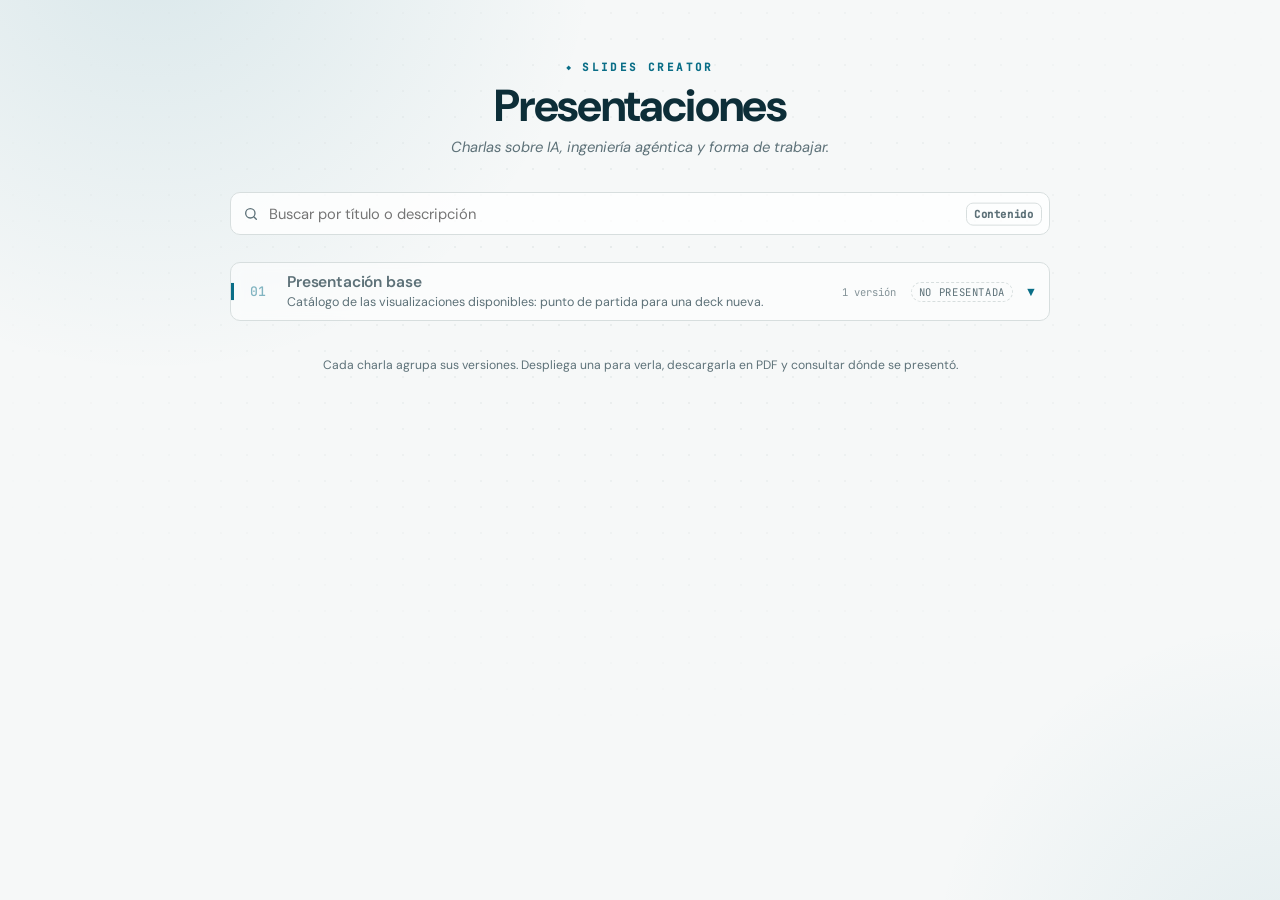
<file: presentaciones/index.html>
<!DOCTYPE html>
<html lang="es">
<head>
  <meta charset="utf-8">
  <meta name="viewport" content="width=device-width, initial-scale=1">
  <title>Presentaciones</title>
  <link rel="stylesheet" href="shared/css/fonts.css">
  <style>
    :root {
      --bg: #f6f8f8; --text: #0d2e38; --secondary: #5d7178;
      --crimson: #0a6e87; --border: #d7dede;
      --accent-light: #0a6e8710;
      --font-sans: "DM Sans", system-ui, sans-serif;
      --font-mono: "JetBrains Mono", ui-monospace, monospace;
    }
    * { box-sizing: border-box; }

    body {
      margin: 0; min-height: 100vh; color: var(--text);
      font-family: var(--font-sans);
      display: flex; flex-direction: column; align-items: center;
      padding: clamp(1.8rem, 6vh, 3.4rem) 1.5rem clamp(1.6rem, 5vh, 3rem);
      background:
        radial-gradient(58vw 58vw at 12% -8%, #0a6e871f, transparent 60%),
        radial-gradient(50vw 50vw at 100% 108%, #0a6e8714, transparent 55%),
        var(--bg);
      background-attachment: fixed;
      position: relative;
    }
    /* textura de puntos muy sutil */
    body::before {
      content: ""; position: fixed; inset: 0; z-index: 0; pointer-events: none;
      background-image: radial-gradient(var(--border) 1px, transparent 1px);
      background-size: 26px 26px;
      -webkit-mask-image: radial-gradient(80% 70% at 50% 30%, #000 0%, transparent 75%);
              mask-image: radial-gradient(80% 70% at 50% 30%, #000 0%, transparent 75%);
      opacity: 0.5; 
    }

    .wrap { position: relative; z-index: 1; width: 100%; max-width: 820px; }

    /* ---------- Cabecera ---------- */
    header { text-align: center; margin-bottom: clamp(1.4rem, 4vh, 2.2rem); }
    .eyebrow {
      display: inline-flex; align-items: center; gap: 0.55rem; margin: 0;
      letter-spacing: 0.22em; text-transform: uppercase; font-weight: 700;
      font-size: 0.68rem; color: var(--crimson);
      font-family: var(--font-mono);
    }
    .eyebrow::before { content: "◆"; font-size: 0.5rem; }
    h1 {
      font-size: clamp(1.9rem, 4.4vw, 2.8rem); font-weight: 700;
      letter-spacing: -0.03em; line-height: 1.05; margin: 0.5rem 0 0.45rem;
    }
    .subtitle {
      color: var(--secondary); font-size: 0.92rem;
      font-style: italic; max-width: 520px; margin: 0 auto;
    }

    /* ---------- Lista ---------- */
    .list { display: flex; flex-direction: column; gap: 0.45rem; }
    .list[hidden] { display: none; }

    /* ---------- Tarjeta de charla ---------- */
    .talk {
      position: relative; overflow: hidden;
      background: rgba(255,255,255,0.72);
      -webkit-backdrop-filter: blur(6px); backdrop-filter: blur(6px);
      border: 1px solid var(--border); border-radius: 10px;
      transition: transform .16s ease, box-shadow .16s ease, border-color .16s ease;
    }
    /* barra de acento a la izquierda */
    .talk::before {
      content: ""; position: absolute; left: 0; top: 0; bottom: 0; width: 3px;
      background: var(--crimson); transform: scaleY(0.3); transform-origin: center;
      transition: transform .16s ease; z-index: 1;
    }
    .talk:hover {
      transform: translateY(-2px);
      border-color: #0a6e8759;
      box-shadow: 0 10px 24px rgba(10,110,135,0.13);
    }
    .talk:hover::before, .talk.is-open::before { transform: scaleY(1); }
    .talk.is-open { border-color: #0a6e8759; background: rgba(255,255,255,0.85); }

    .talk-head {
      width: 100%; display: grid;
      grid-template-columns: 1.85rem minmax(0, 1fr) auto auto auto;
      align-items: center; gap: 0.9rem;
      padding: 0.6rem 0.9rem 0.6rem 0.75rem;
      font: inherit; color: inherit; text-align: left;
      background: none; border: 0; cursor: pointer;
    }
    .talk-head:focus-visible { outline: 2px solid var(--crimson); outline-offset: -3px; }

    .idx {
      font-family: var(--font-mono); font-weight: 500;
      font-size: 0.82rem; color: var(--crimson); opacity: 0.5;
      text-align: center;
    }

    .body { min-width: 0; }
    .talk .title { display: block; font-weight: 600; font-size: 0.97rem; letter-spacing: -0.01em; line-height: 1.25; }
    .talk .desc {
      display: block; color: var(--secondary); font-size: 0.78rem; line-height: 1.35; margin-top: 0.1rem;
      overflow: hidden; text-overflow: ellipsis; white-space: nowrap;
    }
    code {
      font-family: var(--font-mono); font-size: 0.9em;
      background: var(--accent-light); padding: 0.05em 0.3em; border-radius: 4px;
    }

    .date {
      font-family: var(--font-mono); font-size: 0.66rem; letter-spacing: 0.06em;
      text-transform: uppercase; white-space: nowrap;
      color: var(--crimson); background: var(--accent-light);
      border: 1px solid #0a6e8726; border-radius: 999px;
      padding: 0.2em 0.65em;
    }
    .date--none {
      color: var(--secondary); background: transparent;
      border-color: var(--border); border-style: dashed;
    }
    .vers {
      font-family: var(--font-mono); font-size: 0.66rem; color: var(--secondary);
      white-space: nowrap; opacity: 0.75;
    }
    .chev {
      font-size: 0.6rem; color: var(--crimson); line-height: 1;
      transition: transform .18s ease;
    }
    .talk.is-open .chev { transform: rotate(180deg); }

    /* ---------- Desplegable de versiones ---------- */
    .panel {
      display: grid; grid-template-rows: 0fr;
      transition: grid-template-rows .22s ease;
    }
    .talk.is-open .panel { grid-template-rows: 1fr; }
    .panel > div { overflow: hidden; }

    .versions {
      list-style: none; margin: 0; padding: 0 0.9rem 0.75rem 3.4rem;
      display: flex; flex-direction: column; gap: 0.45rem;
    }
    .version {
      display: grid; grid-template-columns: auto minmax(0, 1fr) auto;
      align-items: start; gap: 0.75rem;
      border-top: 1px solid var(--border); padding-top: 0.55rem;
    }
    .vtag {
      font-family: var(--font-mono); font-size: 0.66rem; font-weight: 500;
      color: var(--crimson); border: 1px solid #0a6e8759; border-radius: 4px;
      padding: 0.15em 0.4em; white-space: nowrap; margin-top: 0.05rem;
    }
    .version--last .vtag { background: var(--accent-light); }
    .vdesc { font-size: 0.8rem; line-height: 1.35; }
    .vmeta {
      display: flex; flex-wrap: wrap; align-items: center; gap: 0.3rem 0.4rem;
      margin-top: 0.3rem;
    }
    .vmeta span, .vmeta li {
      display: inline-flex; align-items: center; gap: 0.45rem;
      font-family: var(--font-mono); font-size: 0.66rem; color: var(--secondary);
      background: rgba(255,255,255,0.55);
      border: 1px solid var(--border); border-radius: 999px;
      padding: 0.18em 0.6em;
    }
    .sessions { list-style: none; display: contents; margin: 0; padding: 0; }
    .sessions .place { color: var(--text); }

    .vactions { display: flex; gap: 0.35rem; }
    .btn {
      display: inline-flex; align-items: center; gap: 0.45em; padding: 0.32em 0.8em;
      font-family: var(--font-mono); font-size: 0.66rem; font-weight: 600;
      letter-spacing: 0.06em; text-decoration: none; white-space: nowrap;
      color: var(--crimson); background: rgba(255,255,255,0.72);
      border: 1px solid var(--border); border-radius: 7px;
      transition: border-color .16s ease, background .16s ease;
    }
    .btn svg { width: 1.25em; height: 1.25em; flex: none; opacity: 0.9; }
    .btn:hover { border-color: #0a6e8759; background: var(--accent-light); }
    .btn--primary { color: #fff; background: var(--crimson); border-color: var(--crimson); }
    .btn--primary:hover { color: #fff; background: #08596d; border-color: #08596d; }

    .talk--pending { background: rgba(255,255,255,0.5); }
    .talk--pending .title { color: var(--secondary); }
    .talk--pending:hover .title, .talk--pending.is-open .title { color: var(--text); }

    /* ---------- Buscador ---------- */
    .search { position: relative; margin: 0 0 clamp(1.2rem, 3vh, 1.8rem); }
    .search input {
      width: 100%; font: inherit; font-size: 0.92rem; color: var(--text);
      padding: 0.65rem 9.5rem 0.65rem 2.4rem;
      background: rgba(255,255,255,0.8); border: 1px solid var(--border); border-radius: 10px;
      transition: border-color .16s ease, box-shadow .16s ease;
    }
    .search input:focus { outline: none; border-color: #0a6e8759; box-shadow: 0 0 0 3px var(--accent-light); }
    .search input::-webkit-search-cancel-button { display: none; }
    .search svg {
      position: absolute; left: 0.8rem; top: 50%; width: 1rem; height: 1rem;
      transform: translateY(-50%); color: var(--secondary); pointer-events: none;
    }
    .search-actions {
      position: absolute; right: 0.5rem; top: 50%; transform: translateY(-50%);
      display: flex; align-items: center; gap: 0.35rem;
    }
    .search-clear {
      font: inherit; font-size: 1rem; line-height: 1; color: var(--secondary);
      background: none; border: 0; padding: 0.3rem 0.45rem; cursor: pointer; border-radius: 6px;
    }
    .search-global {
      font-family: var(--font-mono); font-size: 0.66rem; font-weight: 600; letter-spacing: 0.06em;
      color: var(--secondary); background: transparent;
      border: 1px solid var(--border); border-radius: 7px; padding: 0.32em 0.7em; cursor: pointer;
      transition: border-color .16s ease, background .16s ease, color .16s ease;
    }
    .search-global:hover { color: var(--crimson); border-color: #0a6e8759; background: var(--accent-light); }
    .search-global[aria-pressed="true"] { color: #fff; background: var(--crimson); border-color: var(--crimson); }
    .search-global:focus-visible { outline: 2px solid var(--crimson); outline-offset: 2px; }
    .search-clear:hover { color: var(--crimson); background: var(--accent-light); }
    .search-clear[hidden] { display: none; }

    .results[hidden], #app[hidden] { display: none; }
    .results-status {
      font-family: var(--font-mono); font-size: 0.68rem; letter-spacing: 0.06em;
      color: var(--secondary); margin: 0 0 0.7rem; padding: 0 0.2rem;
    }
    .hit-deck {
      background: rgba(255,255,255,0.72); border: 1px solid var(--border); border-radius: 10px;
      padding: 0.6rem 0.9rem 0.4rem; margin-bottom: 0.5rem;
    }
    .hit-deck-head { display: flex; align-items: baseline; gap: 0.6rem; margin-bottom: 0.25rem; }
    .hit-deck-head .title { font-weight: 600; font-size: 0.95rem; }
    .hit-deck-head .vtag { margin-top: 0; }
    .hit-deck-head .n { margin-left: auto; font-family: var(--font-mono); font-size: 0.66rem; color: var(--secondary); white-space: nowrap; }
    .hit {
      display: grid; grid-template-columns: 4.6rem minmax(0, 1fr); gap: 0.6rem;
      padding: 0.45rem 0.4rem; border-top: 1px solid var(--border);
      color: inherit; text-decoration: none; border-radius: 6px;
    }
    .hit:hover { background: var(--accent-light); }
    .hit-num { font-family: var(--font-mono); font-size: 0.68rem; color: var(--crimson); padding-top: 0.12rem; }
    .hit-title { display: block; font-size: 0.82rem; font-weight: 600; }
    .hit-snip { display: block; font-size: 0.78rem; line-height: 1.4; color: var(--secondary); }
    .hit mark { background: #0a6e872e; color: var(--text); border-radius: 3px; padding: 0 0.1em; }

    /* ---------- Pie ---------- */
    footer {
      margin-top: clamp(1.6rem, 4vh, 2.4rem); text-align: center;
      color: var(--secondary); font-size: 0.76rem;
    }
    footer code { color: var(--crimson); }

    @media (max-width: 640px) {
      .talk-head { grid-template-columns: 1.6rem minmax(0, 1fr) auto auto; gap: 0.6rem; }
      .talk .desc, .vers { display: none; }
      .versions { padding-left: 1rem; }
      .version { grid-template-columns: auto minmax(0, 1fr); }
      .vactions { grid-column: 1 / -1; }
    }
  </style>
</head>
<body>
  <div class="wrap">
    <header>
      <p class="eyebrow">Slides Creator</p>
      <h1>Presentaciones</h1>
      <p class="subtitle">Charlas sobre IA, ingeniería agéntica y forma de trabajar.</p>
    </header>

    <div class="search" role="search">
      <svg viewBox="0 0 24 24" fill="none" stroke="currentColor" stroke-width="2" stroke-linecap="round" aria-hidden="true"><circle cx="11" cy="11" r="7"/><path d="m20 20-3.5-3.5"/></svg>
      <input id="q" type="search" placeholder="Buscar por título o descripción" aria-label="Buscar por título o descripción de las presentaciones" autocomplete="off">
      <div class="search-actions">
        <button type="button" class="search-clear" id="q-clear" aria-label="Borrar búsqueda" hidden>✕</button>
        <button type="button" class="search-global" id="q-global" aria-pressed="false" title="Buscar también dentro del contenido de las slides">Contenido</button>
      </div>
    </div>

    <section class="results" id="results" aria-live="polite" hidden></section>

    <main id="app"></main>

    <footer>
      Cada charla agrupa sus versiones. Despliega una para verla, descargarla en PDF
      y consultar dónde se presentó.
    </footer>
  </div>

  <script>
    /* ==================================================================
       ÚNICO SITIO QUE HAY QUE TOCAR: una entrada por CHARLA, sin duplicar
       por versión.
         · versions → de más nueva a más antigua. `v` es el número de
                      versión y `dir` la carpeta (sin sufijo -vN = v0).
         · sessions → dónde y cuándo se presentó ESA versión, la más
                      reciente arriba. Sin sesiones = borrador.
         · title    → el título del índice; no tiene que coincidir con el
                      de la portada de la deck.
       La numeración y la fecha de la última sesión se calculan solos.
       ================================================================== */
    const CHARLAS = [
      {
        title: "Presentación base",
        desc: "Catálogo de las visualizaciones disponibles: punto de partida para una deck nueva.",
        versions: [
          {
            v: 0, dir: "_plantilla", slides: 14,
            desc: "Deck base con un ejemplo de cada patrón de slide.",
            sessions: [],
          },
        ],
      },
    ];

    // ------------------------------------------------------------------
    const fecha = (iso) => iso.split("-").reverse().join("/");
    const plural = (n, uno, varios) => n + " " + (n === 1 ? uno : varios);
    const ultimaSesion = (charla) =>
      charla.versions.flatMap((v) => v.sessions).map((s) => s.date).sort().pop();

    const svg = (paths) =>
      `<svg viewBox="0 0 24 24" fill="none" stroke="currentColor" stroke-width="2"` +
      ` stroke-linecap="round" stroke-linejoin="round" aria-hidden="true">${paths}</svg>`;
    const ICONO_VER = svg(
      '<rect x="2" y="3" width="20" height="14" rx="2"/><path d="m10 8 5 3-5 3z"/>' +
      '<path d="M12 17v4"/><path d="M8 21h8"/>'
    );
    const ICONO_PDF = svg(
      '<path d="M12 3v12"/><path d="m7 10 5 5 5-5"/>' +
      '<path d="M21 15v4a2 2 0 0 1-2 2H5a2 2 0 0 1-2-2v-4"/>'
    );

    function pintarVersion(version, esUltima) {
      const li = document.createElement("li");
      li.className = "version" + (esUltima ? " version--last" : "");

      const tag = document.createElement("span");
      tag.className = "vtag";
      tag.textContent = "v" + version.v;

      const cuerpo = document.createElement("div");
      const desc = document.createElement("div");
      desc.className = "vdesc";
      desc.innerHTML = version.desc;

      const meta = document.createElement("div");
      meta.className = "vmeta";
      const slides = document.createElement("span");
      slides.textContent = plural(version.slides, "slide", "slides");
      meta.appendChild(slides);

      if (version.sessions.length) {
        const ul = document.createElement("ul");
        ul.className = "sessions";
        version.sessions.forEach((s) => {
          const item = document.createElement("li");
          const cuando = document.createElement("time");
          cuando.dateTime = s.date;
          cuando.textContent = fecha(s.date);
          const donde = document.createElement("span");
          donde.className = "place";
          donde.textContent = s.place;
          item.append(cuando, donde);
          ul.appendChild(item);
        });
        meta.appendChild(ul);
      } else {
        const pendiente = document.createElement("span");
        pendiente.textContent = "Sin presentar";
        meta.appendChild(pendiente);
      }
      cuerpo.append(desc, meta);

      const acciones = document.createElement("div");
      acciones.className = "vactions";
      const ver = document.createElement("a");
      ver.className = "btn btn--primary";
      ver.href = version.dir + "/index.html";
      ver.innerHTML = ICONO_VER + "Ver presentación";
      const pdf = document.createElement("a");
      pdf.className = "btn";
      pdf.href = version.dir + "/index.html?print=1";
      pdf.target = "_blank";
      pdf.rel = "noopener";
      pdf.innerHTML = ICONO_PDF + "Descargar PDF";
      acciones.append(ver, pdf);

      li.append(tag, cuerpo, acciones);
      return li;
    }

    function pintarCharla(charla, indice, prefijo = "charla") {
      const ultima = ultimaSesion(charla);
      const id = prefijo + "-" + indice;

      const article = document.createElement("article");
      article.className = "talk" + (ultima ? "" : " talk--pending");

      const head = document.createElement("button");
      head.type = "button";
      head.className = "talk-head";
      head.setAttribute("aria-expanded", "false");
      head.setAttribute("aria-controls", id);

      const idx = document.createElement("span");
      idx.className = "idx";
      idx.textContent = String(indice + 1).padStart(2, "0");

      const cuerpo = document.createElement("span");
      cuerpo.className = "body";
      const titulo = document.createElement("span");
      titulo.className = "title";
      titulo.textContent = charla.title;
      const desc = document.createElement("span");
      desc.className = "desc";
      desc.innerHTML = charla.desc;
      cuerpo.append(titulo, desc);

      const versiones = document.createElement("span");
      versiones.className = "vers";
      versiones.textContent = plural(charla.versions.length, "versión", "versiones");

      const estado = document.createElement("span");
      estado.className = "date" + (ultima ? "" : " date--none");
      estado.textContent = ultima ? fecha(ultima) : "No presentada";

      const chev = document.createElement("span");
      chev.className = "chev";
      chev.setAttribute("aria-hidden", "true");
      chev.textContent = "▼";

      head.append(idx, cuerpo, versiones, estado, chev);

      const panel = document.createElement("div");
      panel.className = "panel";
      panel.id = id;
      const interior = document.createElement("div");
      const lista = document.createElement("ul");
      lista.className = "versions";
      charla.versions.forEach((v, i) => lista.appendChild(pintarVersion(v, i === 0)));
      interior.appendChild(lista);
      panel.appendChild(interior);

      head.addEventListener("click", () => {
        const abierto = article.classList.toggle("is-open");
        head.setAttribute("aria-expanded", String(abierto));
      });

      article.append(head, panel);
      return article;
    }

    const app = document.getElementById("app");
    const lista = document.createElement("nav");
    lista.className = "list";
    CHARLAS.forEach((c, i) => lista.appendChild(pintarCharla(c, i)));
    app.appendChild(lista);

    // ---------------------------------------------------------- Buscador
    // Se cargan las decks la primera vez que se escribe; las slides cuentan como en deck.js (#N).
    const quitarTildes = (s) => s.normalize("NFD").replace(/[\u0300-\u036f]/g, "").toLowerCase();
    let indice = null;

    function cargarIndice() {
      if (indice) return indice;
      const versiones = CHARLAS.flatMap((c) => c.versions.map((v) => ({ charla: c.title, v: v.v, dir: v.dir })));
      indice = Promise.all(versiones.map(async (ver) => {
        try {
          const res = await fetch(ver.dir + "/index.html");
          if (!res.ok) return null;
          const doc = new DOMParser().parseFromString(await res.text(), "text/html");
          ver.slides = [...doc.querySelectorAll("section.slide")].map((s, i) => {
            const texto = s.textContent.replace(/\s+/g, " ").trim();
            const h = s.querySelector("h1, h2, h3");
            // índice carácter a carácter para poder recortar el fragmento sobre el texto original
            let norm = ""; const mapa = [];
            for (let k = 0; k < texto.length; k++) {
              const c = quitarTildes(texto[k]);
              norm += c; for (let j = 0; j < c.length; j++) mapa.push(k);
            }
            return { n: i + 1, titulo: h ? h.textContent.replace(/\s+/g, " ").trim() : "", texto, norm, mapa };
          });
          return ver;
        } catch (_) { return null; }
      })).then((r) => r.filter(Boolean));
      return indice;
    }

    function fragmento(slide, pos, largo) {
      const ini = slide.mapa[pos], fin = slide.mapa[pos + largo - 1] + 1;
      const desde = Math.max(0, ini - 70), hasta = Math.min(slide.texto.length, fin + 90);
      const span = document.createElement("span");
      span.className = "hit-snip";
      const mark = document.createElement("mark");
      mark.textContent = slide.texto.slice(ini, fin);
      span.append((desde > 0 ? "…" : "") + slide.texto.slice(desde, ini), mark,
                  slide.texto.slice(fin, hasta) + (hasta < slide.texto.length ? "…" : ""));
      return span;
    }

    const q = document.getElementById("q");
    const qClear = document.getElementById("q-clear");
    const qGlobal = document.getElementById("q-global");
    const results = document.getElementById("results");
    let ultimaConsulta = 0;
    let buscarEnContenido = false;

    async function buscar() {
      const termino = q.value.trim();
      qClear.hidden = !q.value;
      const activo = termino.length >= 2;
      results.hidden = !activo;
      app.hidden = activo;
      if (!activo) { results.replaceChildren(); return; }

      const id = ++ultimaConsulta;
      if (!buscarEnContenido) { buscarFichas(termino); return; }

      if (!indice) {
        const cargando = document.createElement("p");
        cargando.className = "results-status";
        cargando.textContent = "Buscando…";
        results.replaceChildren(cargando);
      }
      const versiones = await cargarIndice();
      if (id !== ultimaConsulta) return;

      const aguja = quitarTildes(termino);
      const bloques = [];
      let total = 0;
      versiones.forEach((ver) => {
        const hits = [];
        ver.slides.forEach((s) => {
          const pos = s.norm.indexOf(aguja);
          if (pos < 0) return;
          const veces = s.norm.split(aguja).length - 1;
          total += veces;
          const a = document.createElement("a");
          a.className = "hit";
          a.href = ver.dir + "/index.html#" + s.n;
          const num = document.createElement("span");
          num.className = "hit-num";
          num.textContent = "Slide " + s.n + (veces > 1 ? " · ×" + veces : "");
          const cuerpo = document.createElement("span");
          const tit = document.createElement("span");
          tit.className = "hit-title";
          tit.textContent = s.titulo || "(sin titular)";
          cuerpo.append(tit, fragmento(s, pos, aguja.length));
          a.append(num, cuerpo);
          hits.push(a);
        });
        if (!hits.length) return;
        const bloque = document.createElement("div");
        bloque.className = "hit-deck";
        const head = document.createElement("div");
        head.className = "hit-deck-head";
        const tag = document.createElement("span");
        tag.className = "vtag";
        tag.textContent = "v" + ver.v;
        const tit = document.createElement("span");
        tit.className = "title";
        tit.textContent = ver.charla;
        const n = document.createElement("span");
        n.className = "n";
        n.textContent = plural(hits.length, "slide", "slides");
        head.append(tit, tag, n);
        bloque.append(head, ...hits);
        bloques.push(bloque);
      });

      const estado = document.createElement("p");
      estado.className = "results-status";
      estado.textContent = bloques.length
        ? plural(total, "coincidencia", "coincidencias") + " en " + plural(bloques.length, "presentación", "presentaciones")
        : "Sin resultados para «" + termino + "»";
      results.replaceChildren(estado, ...bloques);
    }

    // Búsqueda por título y descripción de cada charla (sin tildes ni HTML).
    function buscarFichas(termino) {
      const aguja = quitarTildes(termino);
      const sinHtml = (h) => h.replace(/<[^>]+>/g, "");
      const hallados = CHARLAS.map((c, i) => ({ c, i }))
        .filter(({ c }) => quitarTildes(c.title + " " + sinHtml(c.desc)).includes(aguja));

      const estado = document.createElement("p");
      estado.className = "results-status";
      estado.textContent = (hallados.length
        ? plural(hallados.length, "charla", "charlas")
        : "Sin resultados para «" + termino + "»") + " · «Contenido» busca dentro de las slides";
      const lista = document.createElement("nav");
      lista.className = "list";
      hallados.forEach(({ c, i }) => lista.appendChild(pintarCharla(c, i, "res")));
      results.replaceChildren(estado, lista);
    }

    let espera;
    q.addEventListener("input", () => { clearTimeout(espera); espera = setTimeout(buscar, 150); });
    q.addEventListener("keydown", (e) => { if (e.key === "Escape") { q.value = ""; buscar(); } });
    qClear.addEventListener("click", () => { q.value = ""; buscar(); q.focus(); });
    qGlobal.addEventListener("click", () => {
      buscarEnContenido = !buscarEnContenido;
      qGlobal.setAttribute("aria-pressed", String(buscarEnContenido));
      q.placeholder = buscarEnContenido
        ? "Buscar en el contenido de todas las presentaciones"
        : "Buscar por título o descripción";
      buscar();
      q.focus();
    });
  </script>
</body>
</html>
</file>
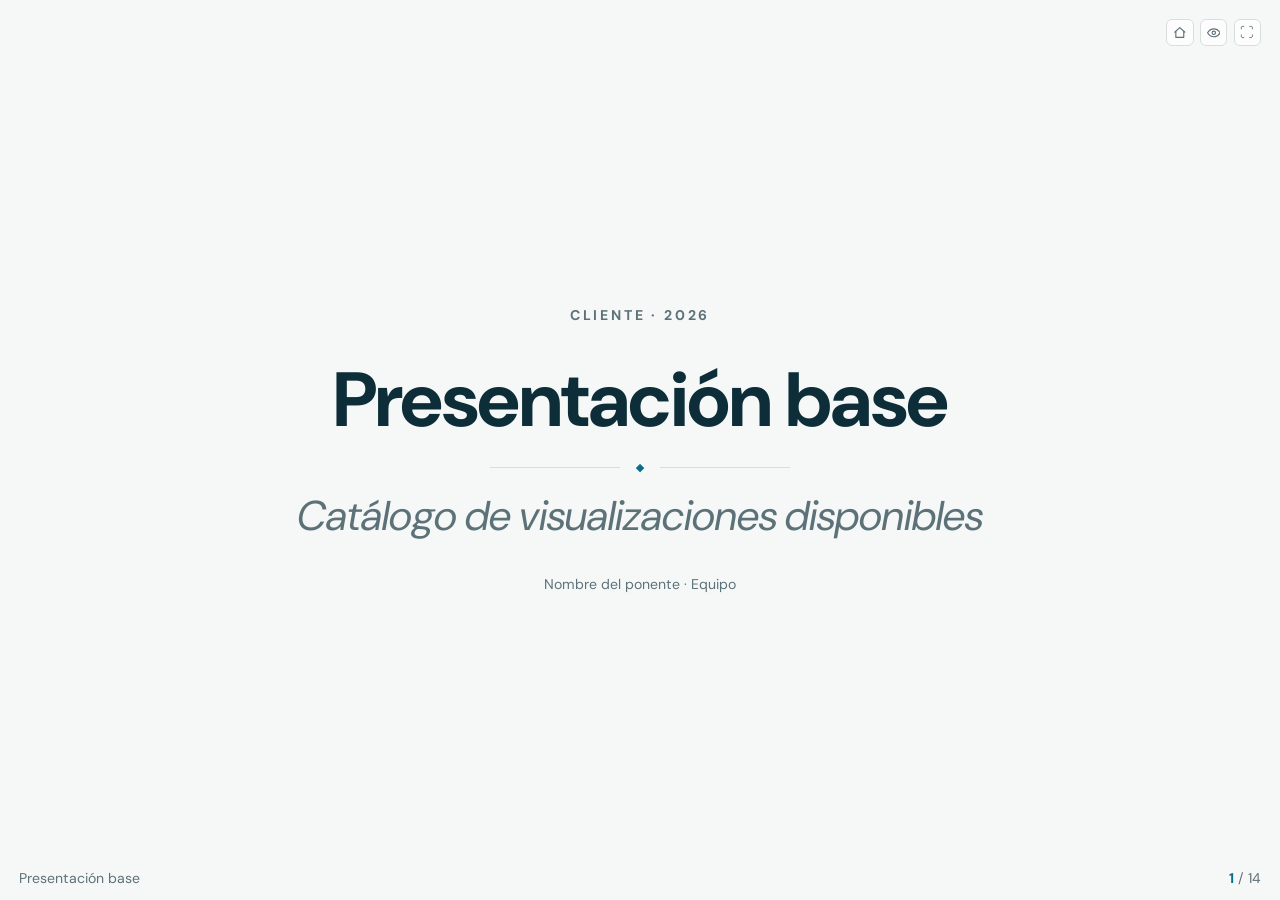
<file: presentaciones/_plantilla/index.html>
<!DOCTYPE html>
<html lang="es">
<head>
  <meta charset="utf-8">
  <meta name="viewport" content="width=device-width, initial-scale=1">
  <title>Presentación base</title>

  <!-- Fuentes locales (sin conexión externa) -->
  <link rel="stylesheet" href="../shared/css/fonts.css">

  <!-- Estilos y navegación COMPARTIDOS -->
  <link rel="stylesheet" href="../shared/css/deck.css?v=20261006-print">
</head>
<!-- Opcional en <body>: data-logo="indra-group" (logo abajo a la izquierda) · data-badge="center|none" (badge de autor) -->
<body>

  <div class="author-badge" data-no-version>Presentación base</div>
  <div class="slide-counter"><span class="current">1</span> / <span class="total">0</span></div>

  <!-- ============================================================ 1 · Portada -->
  <section class="slide slide--cover">
    <div class="slide-inner">
      <p class="small" style="letter-spacing:0.2em;text-transform:uppercase;font-weight:700;">Cliente · 2026</p>
      <div class="spacer"></div>
      <h1>Presentación base</h1>
      <div class="diamond-rule"><span>◆</span></div>
      <h2 style="color:var(--secondary);font-weight:400;font-style:italic;">Catálogo de visualizaciones disponibles</h2>
      <div class="spacer"></div>
      <p class="small">Nombre del ponente · Equipo</p>
    </div>
  </section>

  <!-- ============================================================ 2 · Statement -->
  <section class="slide slide--statement">
    <div class="slide-inner">
      <h2 style="color:var(--text);">Una frase que plantea el problema.</h2>
      <div class="diamond-rule"><span>◆</span></div>
      <p style="font-size:var(--h3-size);color:var(--crimson);font-weight:700;">Una frase que remata la idea.</p>
    </div>
  </section>

  <!-- ============================================================ 3 · Sección -->
  <section class="slide slide--section">
    <div class="slide-inner">
      <div class="roman">Parte I</div>
      <div class="spacer-sm"></div>
      <h2>Titular de la parte</h2>
      <div class="diamond-rule"><span>◆</span></div>
      <p style="font-size:var(--h3-size);font-style:italic;color:var(--crimson);">Una línea sobre de qué trata</p>
    </div>
  </section>

  <!-- ============================================================ 4 · Lista de puntos -->
  <section class="slide">
    <div class="slide-inner">
      <span class="tag tag--solid">Lista</span>
      <h2 class="underlined">Un titular que afirma algo</h2>
      <p class="small">Una línea de contexto.</p>
      <div class="spacer-sm"></div>
      <div class="bullets">
        <p class="small"><span class="num"><strong class="crimson">1</strong></span><span class="dot">·</span><strong>Primera idea.</strong> Explicación breve.</p>
        <p class="small"><span class="num"><strong class="crimson">2</strong></span><span class="dot">·</span><strong>Segunda idea.</strong> Explicación breve.</p>
        <p class="small"><span class="num"><strong class="crimson">3</strong></span><span class="dot">·</span><strong>Tercera idea.</strong> Explicación breve.</p>
      </div>
      <p class="small fragment" style="margin-top:0.7rem;font-style:italic;color:var(--secondary);">Remate que aparece al avanzar.</p>
    </div>
  </section>

  <!-- ============================================================ 5 · Tarjetas en rejilla -->
  <section class="slide">
    <div class="slide-inner">
      <h2 class="underlined">Tres tarjetas en rejilla</h2>
      <p class="small">Con 4 hijos, la rejilla pasa sola a 2×2.</p>
      <div class="spacer-sm"></div>
      <div class="grid-3">
        <div class="card"><span class="tag">Etiqueta</span><h3>Concepto A</h3><p class="small">Descripción corta del concepto.</p><p class="small" style="font-style:italic;color:var(--secondary);">Ejemplo: caso concreto.</p></div>
        <div class="card"><span class="tag">Etiqueta</span><h3>Concepto B</h3><p class="small">Descripción corta del concepto.</p><p class="small" style="font-style:italic;color:var(--secondary);">Ejemplo: caso concreto.</p></div>
        <div class="card"><span class="tag">Etiqueta</span><h3>Concepto C</h3><p class="small">Descripción corta del concepto.</p><p class="small" style="font-style:italic;color:var(--secondary);">Ejemplo: caso concreto.</p></div>
      </div>
    </div>
  </section>

  <!-- ============================================================ 6 · Comparativa -->
  <section class="slide">
    <div class="slide-inner">
      <h2 class="underlined">Antes frente a después</h2>
      <p class="small">Comparativa de dos enfoques.</p>
      <div class="spacer-sm"></div>
      <div class="compare">
        <div class="panel panel--muted">
          <h4>Enfoque actual</h4>
          <ul>
            <li>Primer rasgo</li>
            <li>Segundo rasgo</li>
            <li>Tercer rasgo</li>
          </ul>
        </div>
        <div class="panel panel--accent">
          <h4 class="crimson">Enfoque propuesto</h4>
          <ul>
            <li>Primer rasgo</li>
            <li>Segundo rasgo</li>
            <li>Tercer rasgo</li>
          </ul>
        </div>
      </div>
    </div>
  </section>

  <!-- ============================================================ 7 · Pasos -->
  <section class="slide">
    <div class="slide-inner">
      <h2 class="underlined">Un proceso en pasos</h2>
      <p class="small">Secuencia numerada de acciones.</p>
      <div class="spacer-sm"></div>
      <div class="steps steps--center">
        <div class="step"><span class="step-label"><strong>Definir</strong> — el objetivo y los criterios.</span></div>
        <div class="step"><span class="step-label"><strong>Construir</strong> — la primera versión.</span></div>
        <div class="step"><span class="step-label"><strong>Verificar</strong> — contra los criterios.</span></div>
        <div class="step"><span class="step-label"><strong>Entregar</strong> — y recoger feedback.</span></div>
      </div>
    </div>
  </section>

  <!-- ============================================================ 8 · Tabla -->
  <section class="slide">
    <div class="slide-inner">
      <h2 class="underlined">Una tabla de referencia</h2>
      <p class="small">Para glosarios y equivalencias.</p>
      <div class="spacer-sm"></div>
      <table class="deck-table">
        <tr><th>Concepto</th><th>Qué es</th><th>Ejemplo</th></tr>
        <tr><td><strong>Elemento A</strong></td><td>Definición breve del elemento.</td><td>Caso de uso</td></tr>
        <tr><td><strong>Elemento B</strong></td><td>Definición breve del elemento.</td><td>Caso de uso</td></tr>
        <tr><td><strong>Elemento C</strong></td><td>Definición breve del elemento.</td><td>Caso de uso</td></tr>
      </table>
    </div>
  </section>

  <!-- ============================================================ 9 · Diagrama de flujo SVG -->
  <section class="slide">
    <div class="slide-inner">
      <h2 class="underlined">Un diagrama de flujo</h2>
      <p class="small">Cajas y flechas en SVG, con tokens de color.</p>
      <div class="spacer-sm"></div>
      <div class="flow">
        <svg viewBox="0 0 1000 200" role="img" aria-label="Entrada, proceso y resultado conectados por flechas">
          <defs>
            <marker id="s9-a" markerWidth="7" markerHeight="7" refX="6" refY="3.5" orient="auto"><path d="M0,0 L7,3.5 L0,7 Z" fill="var(--secondary)"/></marker>
            <marker id="s9-ac" markerWidth="7" markerHeight="7" refX="6" refY="3.5" orient="auto"><path d="M0,0 L7,3.5 L0,7 Z" fill="var(--crimson)"/></marker>
          </defs>

          <rect x="20" y="60" width="240" height="70" rx="5" fill="#fff" stroke="var(--border)" stroke-width="1.25"/>
          <text x="140" y="92" text-anchor="middle" fill="var(--text)" style="font-size:13px;font-weight:600;">Entrada</text>
          <text x="140" y="112" text-anchor="middle" fill="var(--secondary)" style="font-size:11px;">datos de partida</text>

          <path d="M260,95 L380,95" fill="none" stroke="var(--secondary)" stroke-width="1.25" marker-end="url(#s9-a)"/>

          <rect x="380" y="60" width="240" height="70" rx="5" fill="#fff" stroke="var(--crimson)" stroke-width="1.75"/>
          <text x="500" y="92" text-anchor="middle" fill="var(--text)" style="font-size:13px;font-weight:600;">Proceso</text>
          <text x="500" y="112" text-anchor="middle" fill="var(--secondary)" style="font-size:11px;">la pieza destacada</text>

          <path d="M620,95 L740,95" fill="none" stroke="var(--crimson)" stroke-width="1.25" marker-end="url(#s9-ac)"/>

          <rect x="740" y="60" width="240" height="70" rx="5" fill="var(--accent-light)" stroke="var(--crimson)" stroke-width="1.25"/>
          <text x="860" y="92" text-anchor="middle" fill="var(--text)" style="font-size:13px;font-weight:600;">Resultado</text>
          <text x="860" y="112" text-anchor="middle" fill="var(--secondary)" style="font-size:11px;">salida verificada</text>

          <text x="500" y="175" text-anchor="middle" fill="var(--secondary)" style="font-size:12px;font-style:italic;">Pie del diagrama con la lectura principal.</text>
        </svg>
      </div>
      <div class="spacer-sm"></div>
      <div class="anatomy-stamp">
        <span class="chip"><b>ENTRADA</b><span class="val">lo que llega</span></span>
        <span class="chip"><b>PROCESO</b><span class="val">lo que se hace</span></span>
        <span class="chip"><b>RESULTADO</b><span class="val">lo que sale</span></span>
      </div>
    </div>
  </section>

  <!-- ============================================================ 10 · Capas anidadas SVG -->
  <section class="slide">
    <div class="slide-inner">
      <h2 class="underlined">Un diagrama de capas</h2>
      <p class="small">Cómo encajan unos conceptos dentro de otros.</p>
      <div class="spacer-sm"></div>
      <div class="flow">
        <svg viewBox="0 0 900 260" role="img" aria-label="Capa exterior que contiene una capa intermedia y dos piezas internas">
          <rect x="25" y="15" width="850" height="230" rx="8" fill="none" stroke="var(--border)" stroke-width="1.25"/>
          <text x="45" y="38" fill="var(--secondary)" style="font-family:var(--font-mono);font-size:11px;">CAPA EXTERIOR · el contexto global</text>

          <rect x="50" y="52" width="800" height="175" rx="7" fill="var(--accent-light)" stroke="var(--crimson)" stroke-width="1.25"/>
          <text x="70" y="74" fill="var(--crimson)" style="font-family:var(--font-mono);font-size:11px;">CAPA INTERMEDIA · el motor</text>

          <rect x="80" y="95" width="360" height="110" rx="6" fill="#fff" stroke="var(--border)" stroke-width="1.25"/>
          <text x="260" y="145" text-anchor="middle" fill="var(--text)" style="font-size:13px;font-weight:600;">Pieza A</text>
          <text x="260" y="165" text-anchor="middle" fill="var(--secondary)" style="font-size:11px;">núcleo</text>

          <rect x="460" y="95" width="360" height="110" rx="6" fill="#fff" stroke="var(--border)" stroke-width="1.25"/>
          <text x="640" y="145" text-anchor="middle" fill="var(--text)" style="font-size:13px;font-weight:600;">Pieza B</text>
          <text x="640" y="165" text-anchor="middle" fill="var(--secondary)" style="font-size:11px;">núcleo</text>
        </svg>
      </div>
    </div>
  </section>

  <!-- ============================================================ 11 · Código -->
  <section class="slide">
    <div class="slide-inner">
      <h2 class="underlined">Un bloque de código</h2>
      <p class="small">Dos paneles: texto y código.</p>
      <div class="spacer-sm"></div>
      <div class="compare">
        <div class="panel">
          <p class="mono small">Ejemplo de configuración:</p>
          <pre><code>nombre: ejemplo
version: 1
pasos:
  - definir
  - construir</code></pre>
        </div>
        <div class="panel panel--accent">
          <h4 class="crimson">Qué hace</h4>
          <ul>
            <li>Declara el nombre y la versión</li>
            <li>Lista los pasos en orden</li>
          </ul>
        </div>
      </div>
    </div>
  </section>

  <!-- ============================================================ 12 · Sustitución por pasos -->
  <section class="slide">
    <div class="slide-inner">
      <h2 class="underlined">Un paso que sustituye a otro</h2>
      <p class="small">El segundo bloque ocupa el hueco del primero al avanzar.</p>
      <div class="spacer-sm"></div>
      <div class="swap">
        <div><div class="card"><strong>Antes</strong><br>Descripción de la situación inicial.</div></div>
        <div class="fragment"><div class="card"><strong>Después</strong><br>Descripción de la situación final.</div></div>
      </div>
    </div>
  </section>

  <!-- ============================================================ 13 · Imagen -->
  <section class="slide">
    <div class="slide-inner">
      <h2 class="underlined">Una imagen con borde</h2>
      <p class="small">Guarda las imágenes en <span class="mono">img/</span> dentro de la deck.</p>
      <div class="spacer-sm"></div>
      <!-- <img class="bordered" src="img/captura.png" alt="Descripción de la captura"> -->
      <p class="small muted">Sustituye este texto por <span class="mono">&lt;img class="bordered" src="img/…"&gt;</span>.</p>
    </div>
  </section>

  <!-- ============================================================ 14 · Cierre -->
  <section class="slide slide--cover">
    <div class="slide-inner">
      <h1>Gracias</h1>
      <div class="diamond-rule"><span>◆</span></div>
      <p class="small">Nombre del ponente</p>
      <div class="spacer-sm"></div>
      <p class="small" style="font-style:italic;">Fuentes: …</p>
    </div>
  </section>

  <script src="../shared/js/deck.js?v=20261006-print"></script>
</body>
</html>
</file>
<file: presentaciones/shared/css/fonts.css>
/* Fuentes locales · generado desde Google Fonts. Sin conexión externa. */

/* latin-ext */
@font-face {
  font-family: 'DM Sans';
  font-style: italic;
  font-weight: 400;
  font-display: swap;
  src: url(../fonts/DMSans-400-italic-latin-ext.woff2) format('woff2');
  unicode-range: U+0100-02BA, U+02BD-02C5, U+02C7-02CC, U+02CE-02D7, U+02DD-02FF, U+0304, U+0308, U+0329, U+1D00-1DBF, U+1E00-1E9F, U+1EF2-1EFF, U+2020, U+20A0-20AB, U+20AD-20C0, U+2113, U+2C60-2C7F, U+A720-A7FF;
}

/* latin */
@font-face {
  font-family: 'DM Sans';
  font-style: italic;
  font-weight: 400;
  font-display: swap;
  src: url(../fonts/DMSans-400-italic-latin.woff2) format('woff2');
  unicode-range: U+0000-00FF, U+0131, U+0152-0153, U+02BB-02BC, U+02C6, U+02DA, U+02DC, U+0304, U+0308, U+0329, U+2000-206F, U+20AC, U+2122, U+2191, U+2193, U+2212, U+2215, U+FEFF, U+FFFD;
}

/* latin-ext */
@font-face {
  font-family: 'DM Sans';
  font-style: italic;
  font-weight: 500;
  font-display: swap;
  src: url(../fonts/DMSans-500-italic-latin-ext.woff2) format('woff2');
  unicode-range: U+0100-02BA, U+02BD-02C5, U+02C7-02CC, U+02CE-02D7, U+02DD-02FF, U+0304, U+0308, U+0329, U+1D00-1DBF, U+1E00-1E9F, U+1EF2-1EFF, U+2020, U+20A0-20AB, U+20AD-20C0, U+2113, U+2C60-2C7F, U+A720-A7FF;
}

/* latin */
@font-face {
  font-family: 'DM Sans';
  font-style: italic;
  font-weight: 500;
  font-display: swap;
  src: url(../fonts/DMSans-500-italic-latin.woff2) format('woff2');
  unicode-range: U+0000-00FF, U+0131, U+0152-0153, U+02BB-02BC, U+02C6, U+02DA, U+02DC, U+0304, U+0308, U+0329, U+2000-206F, U+20AC, U+2122, U+2191, U+2193, U+2212, U+2215, U+FEFF, U+FFFD;
}

/* latin-ext */
@font-face {
  font-family: 'DM Sans';
  font-style: normal;
  font-weight: 400;
  font-display: swap;
  src: url(../fonts/DMSans-400-normal-latin-ext.woff2) format('woff2');
  unicode-range: U+0100-02BA, U+02BD-02C5, U+02C7-02CC, U+02CE-02D7, U+02DD-02FF, U+0304, U+0308, U+0329, U+1D00-1DBF, U+1E00-1E9F, U+1EF2-1EFF, U+2020, U+20A0-20AB, U+20AD-20C0, U+2113, U+2C60-2C7F, U+A720-A7FF;
}

/* latin */
@font-face {
  font-family: 'DM Sans';
  font-style: normal;
  font-weight: 400;
  font-display: swap;
  src: url(../fonts/DMSans-400-normal-latin.woff2) format('woff2');
  unicode-range: U+0000-00FF, U+0131, U+0152-0153, U+02BB-02BC, U+02C6, U+02DA, U+02DC, U+0304, U+0308, U+0329, U+2000-206F, U+20AC, U+2122, U+2191, U+2193, U+2212, U+2215, U+FEFF, U+FFFD;
}

/* latin-ext */
@font-face {
  font-family: 'DM Sans';
  font-style: normal;
  font-weight: 500;
  font-display: swap;
  src: url(../fonts/DMSans-500-normal-latin-ext.woff2) format('woff2');
  unicode-range: U+0100-02BA, U+02BD-02C5, U+02C7-02CC, U+02CE-02D7, U+02DD-02FF, U+0304, U+0308, U+0329, U+1D00-1DBF, U+1E00-1E9F, U+1EF2-1EFF, U+2020, U+20A0-20AB, U+20AD-20C0, U+2113, U+2C60-2C7F, U+A720-A7FF;
}

/* latin */
@font-face {
  font-family: 'DM Sans';
  font-style: normal;
  font-weight: 500;
  font-display: swap;
  src: url(../fonts/DMSans-500-normal-latin.woff2) format('woff2');
  unicode-range: U+0000-00FF, U+0131, U+0152-0153, U+02BB-02BC, U+02C6, U+02DA, U+02DC, U+0304, U+0308, U+0329, U+2000-206F, U+20AC, U+2122, U+2191, U+2193, U+2212, U+2215, U+FEFF, U+FFFD;
}

/* latin-ext */
@font-face {
  font-family: 'DM Sans';
  font-style: normal;
  font-weight: 600;
  font-display: swap;
  src: url(../fonts/DMSans-600-normal-latin-ext.woff2) format('woff2');
  unicode-range: U+0100-02BA, U+02BD-02C5, U+02C7-02CC, U+02CE-02D7, U+02DD-02FF, U+0304, U+0308, U+0329, U+1D00-1DBF, U+1E00-1E9F, U+1EF2-1EFF, U+2020, U+20A0-20AB, U+20AD-20C0, U+2113, U+2C60-2C7F, U+A720-A7FF;
}

/* latin */
@font-face {
  font-family: 'DM Sans';
  font-style: normal;
  font-weight: 600;
  font-display: swap;
  src: url(../fonts/DMSans-600-normal-latin.woff2) format('woff2');
  unicode-range: U+0000-00FF, U+0131, U+0152-0153, U+02BB-02BC, U+02C6, U+02DA, U+02DC, U+0304, U+0308, U+0329, U+2000-206F, U+20AC, U+2122, U+2191, U+2193, U+2212, U+2215, U+FEFF, U+FFFD;
}

/* latin-ext */
@font-face {
  font-family: 'DM Sans';
  font-style: normal;
  font-weight: 700;
  font-display: swap;
  src: url(../fonts/DMSans-700-normal-latin-ext.woff2) format('woff2');
  unicode-range: U+0100-02BA, U+02BD-02C5, U+02C7-02CC, U+02CE-02D7, U+02DD-02FF, U+0304, U+0308, U+0329, U+1D00-1DBF, U+1E00-1E9F, U+1EF2-1EFF, U+2020, U+20A0-20AB, U+20AD-20C0, U+2113, U+2C60-2C7F, U+A720-A7FF;
}

/* latin */
@font-face {
  font-family: 'DM Sans';
  font-style: normal;
  font-weight: 700;
  font-display: swap;
  src: url(../fonts/DMSans-700-normal-latin.woff2) format('woff2');
  unicode-range: U+0000-00FF, U+0131, U+0152-0153, U+02BB-02BC, U+02C6, U+02DA, U+02DC, U+0304, U+0308, U+0329, U+2000-206F, U+20AC, U+2122, U+2191, U+2193, U+2212, U+2215, U+FEFF, U+FFFD;
}

/* latin-ext */
@font-face {
  font-family: 'JetBrains Mono';
  font-style: normal;
  font-weight: 400;
  font-display: swap;
  src: url(../fonts/JetBrainsMono-400-normal-latin-ext.woff2) format('woff2');
  unicode-range: U+0100-02BA, U+02BD-02C5, U+02C7-02CC, U+02CE-02D7, U+02DD-02FF, U+0304, U+0308, U+0329, U+1D00-1DBF, U+1E00-1E9F, U+1EF2-1EFF, U+2020, U+20A0-20AB, U+20AD-20C0, U+2113, U+2C60-2C7F, U+A720-A7FF;
}

/* latin */
@font-face {
  font-family: 'JetBrains Mono';
  font-style: normal;
  font-weight: 400;
  font-display: swap;
  src: url(../fonts/JetBrainsMono-400-normal-latin.woff2) format('woff2');
  unicode-range: U+0000-00FF, U+0131, U+0152-0153, U+02BB-02BC, U+02C6, U+02DA, U+02DC, U+0304, U+0308, U+0329, U+2000-206F, U+20AC, U+2122, U+2191, U+2193, U+2212, U+2215, U+FEFF, U+FFFD;
}

/* latin-ext */
@font-face {
  font-family: 'JetBrains Mono';
  font-style: normal;
  font-weight: 500;
  font-display: swap;
  src: url(../fonts/JetBrainsMono-500-normal-latin-ext.woff2) format('woff2');
  unicode-range: U+0100-02BA, U+02BD-02C5, U+02C7-02CC, U+02CE-02D7, U+02DD-02FF, U+0304, U+0308, U+0329, U+1D00-1DBF, U+1E00-1E9F, U+1EF2-1EFF, U+2020, U+20A0-20AB, U+20AD-20C0, U+2113, U+2C60-2C7F, U+A720-A7FF;
}

/* latin */
@font-face {
  font-family: 'JetBrains Mono';
  font-style: normal;
  font-weight: 500;
  font-display: swap;
  src: url(../fonts/JetBrainsMono-500-normal-latin.woff2) format('woff2');
  unicode-range: U+0000-00FF, U+0131, U+0152-0153, U+02BB-02BC, U+02C6, U+02DA, U+02DC, U+0304, U+0308, U+0329, U+2000-206F, U+20AC, U+2122, U+2191, U+2193, U+2212, U+2215, U+FEFF, U+FFFD;
}
</file>
<file: presentaciones/shared/css/deck.css>
/* ============================================================
   Deck — Sistema de diseño
   Replica del estilo de la charla "Agentic Engineering".
   Pensado para presentaciones HTML simples, sin build.
   ============================================================ */

/* ---------- 1. Tokens de diseño ---------- */
:root {
  /* Paleta — corporativa Indra ("Tech for the future") */
  --bg: #f6f8f8;             /* blanco roto frío */
  --text: #0d2e38;           /* petróleo de texto */
  --secondary: #5d7178;      /* gris petróleo */
  --crimson: #0a6e87;        /* acento principal: teal-azul Indra */
  --accent-light: #0a6e8714; /* acento muy tenue (fondos) */
  --border: #d7dede;
  --code-bg: #eef2f2;
  --alert: #c62828;          /* rojo de aviso (solo UI de edición, no contenido) */

  /* Escala tipográfica fluida */
  --title-size: clamp(2rem, 5vw, 4rem);
  --h2-size: clamp(1.5rem, 3.5vw, 2.6rem);
  --h3-size: clamp(1.05rem, 1.8vw, 1.4rem);
  --body-size: clamp(0.8rem, 1.4vw, 1.05rem);
  --small-size: clamp(0.7rem, 1.1vw, 0.88rem);

  /* Espaciado */
  --pad: clamp(1.5rem, 4vw, 4rem);

  /* Fuentes */
  --font-sans: "DM Sans", system-ui, sans-serif;
  --font-mono: "JetBrains Mono", "Fira Code", ui-monospace, monospace;
}

/* ---------- 2. Reset mínimo ---------- */
* { box-sizing: border-box; }

html, body {
  margin: 0;
  padding: 0;
  height: 100%;
  background: #000;
  font-family: var(--font-sans);
}

a { color: inherit; }

/* ---------- 3. Slide base ---------- */
.slide {
  position: fixed;
  inset: 0;
  width: 100vw;
  height: 100vh;
  padding: var(--pad);
  background: var(--bg);
  color: var(--text);
  font-family: var(--font-sans);
  font-size: var(--body-size);
  text-align: center;
  display: none;            /* el JS muestra solo la activa */
  flex-direction: column;
  justify-content: center;
  align-items: center;
  overflow: hidden;
}

.slide.is-active { display: flex; }

.slide-fullscreen,
.slide-hide,
.slide-home {
  position: absolute;
  top: clamp(0.7rem, 2vw, 1.2rem);
  right: clamp(0.7rem, 2vw, 1.2rem);
  z-index: 3;
  width: 1.7rem;
  aspect-ratio: 1;
  padding: 0;
  border: 1px solid var(--border);
  border-radius: 6px;
  background: rgba(255, 255, 255, 0.72);
  color: var(--secondary);
  font: 0.85rem/1 var(--font-sans);
  cursor: pointer;
  transition: color .16s ease, background .16s ease, border-color .16s ease;
}

.slide-fullscreen:hover,
.slide-fullscreen[aria-pressed="true"],
.slide-hide:hover,
.slide-hide[aria-pressed="true"],
.slide-home:hover {
  border-color: var(--crimson);
  background: var(--crimson);
  color: #fff;
}

.slide-fullscreen:focus-visible,
.slide-hide:focus-visible,
.slide-home:focus-visible {
  outline: 2px solid var(--crimson);
  outline-offset: 3px;
}

.overview .slide-fullscreen { display: none; }

/* Ojo: a la izquierda del botón de pantalla completa */
.slide-hide {
  right: calc(clamp(0.7rem, 2vw, 1.2rem) + 2.1rem);
  display: flex;
  align-items: center;
  justify-content: center;
}
.slide-hide svg { width: 0.85rem; height: 0.85rem; }
.slide-hide[hidden] { display: none; }
.overview .slide-hide { right: 0.6rem; top: 0.6rem; }

/* Inicio: vuelve al índice de todas las decks, a la izquierda del ojo */
.slide-home {
  right: calc(clamp(0.7rem, 2vw, 1.2rem) + 4.2rem);
  display: flex;
  align-items: center;
  justify-content: center;
  box-sizing: border-box;
}
.slide-home svg { width: 0.85rem; height: 0.85rem; }
.slide-home[hidden],
.overview .slide-home { display: none; }

/* Slide oculta: fuera de pantalla completa se ve apagada para reconocerla */
:root:not(:fullscreen) .slide.is-skipped .slide-inner { opacity: 0.4; }
:root:not(:fullscreen) .slide.is-skipped::after {
  content: "Diapo no visible en modo presentación";
  position: absolute;
  top: clamp(0.7rem, 2vw, 1.2rem);
  right: calc(clamp(0.7rem, 2vw, 1.2rem) + 6.3rem);
  z-index: 3;
  height: 1.7rem;
  display: flex;
  align-items: center;
  padding: 0 0.7em;
  border-radius: 6px;
  background: var(--alert);
  color: #fff;
  font: 600 0.7rem/1 var(--font-sans);
  white-space: nowrap;
}
:root:not(:fullscreen) .overview .slide.is-skipped::after { top: 0.6rem; right: 2.7rem; font-size: 0.6rem; }

/* Contenedor interior: limita el ancho del contenido */
.slide-inner {
  position: relative;
  z-index: 2;
  width: 100%;
  max-width: min(900px, 100%);
}

/* ---------- 4. Tipografía ---------- */
h1 {
  margin: 0;
  font-family: var(--font-sans);
  font-size: var(--title-size);
  color: var(--text);
  letter-spacing: -0.02em;
  font-weight: 700;
  line-height: 1.1;
}

h2 {
  margin: 0;
  font-family: var(--font-sans);
  font-size: var(--h2-size);
  color: var(--text);
  font-weight: 600;
  line-height: 1.2;
  display: inline-block;
  position: relative;
}

h3 {
  margin: 0;
  font-family: var(--font-sans);
  font-size: var(--h3-size);
  color: var(--crimson);
  font-weight: 600;
  line-height: 1.3;
}

p { line-height: 1.5; }

.small {
  font-size: var(--small-size);
  color: var(--secondary);
}

.mono { font-family: var(--font-mono); }
.crimson { color: var(--crimson); }
.muted { color: var(--secondary); }

/* Título con subrayado de acento */
h2.underlined::after {
  content: "";
  display: block;
  width: 60px;
  height: 2px;
  margin: clamp(0.4rem, 1vh, 0.8rem) auto 0;
  background: var(--crimson);
}

/* ---------- 5. Separadores y espaciadores ---------- */
.diamond-rule {
  display: flex;
  align-items: center;
  gap: 1rem;
  max-width: 300px;
  margin: clamp(0.8rem, 2vh, 1.5rem) auto;
}
.diamond-rule::before,
.diamond-rule::after {
  content: "";
  flex: 1;
  height: 1px;
  background: var(--border);
}
.diamond-rule span {
  color: var(--crimson);
  font-size: 0.7rem;
}

.spacer { height: clamp(0.8rem, 2vh, 1.5rem); }
.spacer-sm { height: clamp(0.4rem, 1vh, 0.7rem); }

/* ---------- 6. Rejillas y tarjetas ---------- */
.grid-2 {
  display: grid;
  grid-template-columns: repeat(auto-fit, minmax(min(280px, 100%), 1fr));
  gap: clamp(0.8rem, 2vw, 1.5rem);
  text-align: left;
  align-items: start;
}

.grid-3 {
  display: grid;
  grid-template-columns: repeat(auto-fit, minmax(min(220px, 100%), 1fr));
  gap: clamp(0.8rem, 2vw, 1.5rem);
  text-align: left;
  align-items: start;
}

.grid-2:has(> .card:nth-child(4):last-child),
.grid-3:has(> .card:nth-child(4):last-child) {
  grid-template-columns: repeat(2, minmax(0, 1fr));
}

/* Tarjeta con barra de acento a la izquierda (patrón más usado) */
.card {
  border-left: 2px solid var(--crimson);
  padding-left: 0.8em;
  font-size: var(--small-size);
  text-align: left;
}
.card + .card { margin-top: 0.8em; }
.grid-2 > .card,
.grid-3 > .card,
.grid-2 > .card + .card,
.grid-3 > .card + .card { margin-top: 0; }
.card strong { color: var(--text); }

/* Lista de puntos alineada a la izquierda y centrada en bloque */
.bullets {
  max-width: 620px;
  margin: 0 auto;
  text-align: left;
  display: flex;
  flex-direction: column;
  gap: 0.45rem;
}
.bullets p { margin: 0; }

/* Prefijo numérico de ancho fijo: alinea los separadores en columna */
.bullets .num {
  display: inline-block;
  width: 1em;
  text-align: center;
  font-variant-numeric: tabular-nums;
}
.bullets .dot {
  display: inline-block;
  padding: 0 0.4em;
}
/* Sangría francesa: si la frase pasa a dos líneas, la segunda arranca bajo el texto, no bajo el número */
.bullets p:has(> .num) { padding-left: 2.1em; text-indent: -2.1em; }
.bullets p:has(> .num) * { text-indent: 0; }
.bullets p:has(> .num) > .dot { width: 1.1em; padding: 0; text-align: center; }

/* ---------- 7. Chips de "anatomía" (etiqueta + valor) ---------- */
.anatomy-stamp {
  display: flex;
  justify-content: center;
  align-items: stretch;
  gap: 0.5rem;
  flex-wrap: wrap;
  max-width: 880px;
  margin: clamp(0.6rem, 1.6vh, 1.1rem) auto 0;
}
.chip {
  display: flex;
  align-items: baseline;
  gap: 0.45em;
  padding: 0.28em 0.7em;
  border: 1px solid var(--border);
  background: var(--bg);
  text-align: left;
}
.chip b {
  letter-spacing: 0.12em;
  color: var(--crimson);
  font-family: var(--font-mono);
  font-size: 0.58rem;
  font-weight: 500;
}
.chip .val {
  color: var(--text);
  font-family: var(--font-sans);
  font-size: 0.74rem;
  line-height: 1.25;
}

/* ---------- 8. Bloques de código ---------- */
pre {
  text-align: left;
  background: var(--code-bg);
  border: 1px solid var(--border);
  border-radius: 4px;
  padding: 1em 1.2em;
  font-family: var(--font-mono);
  font-size: clamp(0.7rem, 1.2vw, 0.9rem);
  line-height: 1.6;
  overflow: auto;
  max-width: 820px;
  margin: 0 auto;
}
code { font-family: var(--font-mono); }
:not(pre) > code {
  background: var(--accent-light);
  padding: 0.1em 0.35em;
  border-radius: 3px;
  font-size: 0.9em;
}

/* ---------- 9. Imágenes y vídeo ---------- */
img.bordered,
video.bordered {
  max-width: 100%;
  max-height: 60vh;
  border: 1px solid var(--border);
  border-radius: 4px;
}
video.bordered { display: block; margin: 0 auto; background: #000; }

/* ============================================================
   10. Layouts especiales (modificadores sobre .slide)
   ============================================================ */

/* -- Portada / cierre -- */
.slide--cover h1 { font-size: clamp(2.5rem, 6vw, 5rem); }

/* -- Sección (divisor con numeral romano y título grande) -- */
.slide--section .roman {
  color: var(--secondary);
  letter-spacing: 0.1em;
  font-family: var(--font-sans);
  font-size: clamp(1rem, 2vw, 1.5rem);
  font-style: italic;
  font-weight: 400;
}
.slide--section h2 {
  font-size: var(--title-size);
  color: var(--crimson);
  line-height: 1.12;
}
.slide--section h2.section-title--single-line {
  font-size: min(var(--title-size), 3.8vw, 2.8rem);
  white-space: nowrap;
}

/* Fondo opcional con "lavado" claro encima, para secciones/portadas.
   Uso: <section class="slide slide--section has-bg" style="background-image:url(...)"> */
.slide.has-bg {
  background-position: 50% center;
  background-size: cover;
}
.slide.has-bg::before {
  content: "";
  position: absolute;
  inset: 0;
  z-index: 0;
  background: rgba(250, 250, 250, 0.82);
}
.slide.has-bg .slide-inner { z-index: 1; position: relative; }

/* -- Statement (frase grande en crimson) -- */
.slide--statement h2 {
  max-width: 750px;
  margin: 0 auto;
  color: var(--crimson);
  font-size: clamp(1.6rem, 3.5vw, 2.8rem);
}

/* ============================================================
   11. Cromo global (badge de autor + contador)
   ============================================================ */
.author-badge,
.slide-counter {
  position: fixed;
  bottom: clamp(0.8rem, 1.5vh, 1.5rem);
  z-index: 100;
  font-family: var(--font-sans);
  font-size: var(--small-size);
  color: var(--secondary);
}
.author-badge { left: clamp(0.8rem, 1.5vw, 1.5rem); }
.slide-counter { right: clamp(0.8rem, 1.5vw, 1.5rem); }
.author-badge a { text-decoration: none; }
.author-badge a:hover { color: var(--crimson); }
.slide-counter .current { color: var(--crimson); font-weight: 700; }
.deck-version {
  margin-left: 0.5rem;
  padding: 0.05rem 0.4rem;
  border: 1px solid var(--border);
  border-radius: 3px;
  font-family: var(--font-mono);
  font-size: 0.75em;
  letter-spacing: 0.04em;
  color: var(--crimson);
}

/* Logo corporativo opcional abajo a la izquierda: <body data-logo="indra-group"> */
body[data-logo="indra-group"]::after {
  content: "";
  position: fixed;
  left: clamp(0.8rem, 1.5vw, 1.5rem);
  bottom: clamp(0.8rem, 1.5vh, 1.5rem);
  z-index: 100;
  width: clamp(84px, 8vw, 120px);
  aspect-ratio: 85.039 / 18.282;
  background: url("../img/logos/indra-group.svg") no-repeat left bottom / contain;
  pointer-events: none;
}
body.overview[data-logo]::after { display: none; }

/* Guía de marca Indra Group: interiores en Blanco, portadas/separadores/cierre en Azul Oscuro */
body[data-logo="indra-group"] {
  --bg: #ffffff;             /* Blanco */
  --text: #004254;           /* Azul Amazónico: texto sobre fondo claro */
  --secondary: #646459;      /* Gris Acero Oscuro */
  --crimson: #002532;        /* Azul Oscuro */
  --accent-light: #00253214;
  --border: #aaaa9f;         /* Gris Acero */
  --code-bg: #e3e2da;        /* Gris Cerámica */
}
body[data-logo="indra-group"] .slide--cover,
body[data-logo="indra-group"] .slide--section {
  --bg: #002532;
  --text: #ffffff;           /* Blanco sobre fondo oscuro */
  --secondary: #aaaa9f;
  --crimson: #ffffff;
  --accent-light: #ffffff14;
  --border: #646459;
}
body[data-logo="indra-group"] :is(.slide--cover, .slide--section) .tag--solid { color: var(--bg); }
body[data-logo="indra-group"] :is(.slide--cover, .slide--section) :is(.slide-fullscreen, .slide-hide, .slide-home) {
  border-color: #aaaa9f;
  background: rgba(255, 255, 255, 0.08);
  color: #ffffff;
}
body[data-logo="indra-group"] :is(.slide--cover, .slide--section) :is(.slide-fullscreen:hover, .slide-fullscreen[aria-pressed="true"], .slide-hide:hover, .slide-hide[aria-pressed="true"], .slide-home:hover) {
  border-color: #ffffff;
  background: #ffffff;
  color: #002532;
}

/* Cromo global (fuera de las slides) legible sobre las slides oscuras */
body[data-logo="indra-group"]:has(.slide.is-active:is(.slide--cover, .slide--section)) .author-badge,
body[data-logo="indra-group"]:has(.slide.is-active:is(.slide--cover, .slide--section)) .slide-counter { color: #aaaa9f; }
body[data-logo="indra-group"]:has(.slide.is-active:is(.slide--cover, .slide--section)) .slide-counter .current { color: #ffffff; }
body[data-logo="indra-group"]:has(.slide.is-active:is(.slide--cover, .slide--section))::after { filter: brightness(0) invert(1); }

/* Badge de autor: <body data-badge="center|none">. Con logo y sin data-badge, va centrado */
body[data-badge="center"] .author-badge,
body[data-logo]:not([data-badge]) .author-badge {
  left: 50%;
  transform: translateX(-50%);
  white-space: nowrap;
}
body[data-badge="none"] .author-badge { display: none; }

/* ============================================================
   12. Fragmentos (revelado por pasos, como el v-click de Slidev)
   Marca elementos con class="fragment". Aparecen al avanzar.
   ============================================================ */
.fragment {
  opacity: 0;
  transition: opacity 0.25s ease;
}
.fragment.is-visible { opacity: 1; }

/* Sustitución en el mismo hueco: el hijo .fragment de .swap reemplaza al resto al revelarse */
.swap { display: grid; }
.swap > * { grid-area: 1 / 1; align-self: center; transition: opacity 0.25s ease; }
.swap:has(> .fragment.is-visible) > :not(.fragment) { opacity: 0; pointer-events: none; }

/* ============================================================
   13. Vista general (overview) — tecla "o"
   ============================================================ */
body.overview { overflow: auto; background: #111; }
body.overview .slide {
  position: relative;
  inset: auto;
  width: 100%;
  height: 0;
  padding-bottom: 56.25%;       /* 16:9 */
  display: block;
  margin: 0;
  border: 2px solid transparent;
  cursor: pointer;
  transform: none;
}
body.overview .deck-grid {
  display: grid;
  grid-template-columns: repeat(auto-fill, minmax(260px, 1fr));
  gap: 14px;
  padding: 18px;
}
body.overview .slide .slide-inner {
  position: absolute;
  inset: 0;
  transform: scale(0.42);
  transform-origin: top left;
  width: 238%;
  height: 238%;
  padding: var(--pad);
  display: flex;
  flex-direction: column;
  justify-content: center;
  align-items: center;
}
body.overview .slide.is-active { border-color: var(--crimson); }
body.overview .author-badge,
body.overview .slide-counter { display: none; }

/* ============================================================
   15. Utilidades de contenido reutilizables
   ============================================================ */

/* Párrafo introductorio grande */
.lead {
  font-size: var(--h3-size);
  color: var(--text);
  max-width: 760px;
  margin: 0 auto;
  line-height: 1.45;
}

/* Etiqueta / pill en línea */
.tag {
  display: inline-block;
  font-family: var(--font-mono);
  font-size: 0.62rem;
  letter-spacing: 0.08em;
  text-transform: uppercase;
  color: var(--crimson);
  border: 1px solid var(--border);
  border-radius: 999px;
  padding: 0.15em 0.6em;
  background: var(--bg);
}
.tag--solid { background: var(--crimson); color: #fff; border-color: var(--crimson); }
.ok { color: #1a7f37; }

/* La pill, cuando va sobre un título, siempre en su propia línea (eyebrow) */
.slide-inner > .tag {
  display: block;
  width: fit-content;
  margin: 0 auto 0.7rem;
}

/* Comparativa a dos paneles */
.compare {
  display: grid;
  grid-template-columns: 1fr 1fr;
  gap: 1rem;
  max-width: 900px;
  margin: 0 auto;
  text-align: left;
}
.panel {
  border: 1px solid var(--border);
  padding: 1rem 1.1rem;
  background: #fff;
}
/* Las cajas con borde de una misma fila, siempre a la misma altura */
.grid-2 > .panel,
.grid-3 > .panel { align-self: stretch; }
.panel--accent { border-left: 3px solid var(--crimson); }
.panel--muted { background: var(--accent-light); }
.panel h4 { margin: 0 0 0.5rem; font-size: 1rem; }
.panel ul { margin: 0; padding-left: 1.1em; }
.panel li { font-size: var(--small-size); margin: 0.32em 0; line-height: 1.35; color: var(--text); }

/* Lista de pasos numerada */
.steps {
  counter-reset: step;
  max-width: 760px;
  margin: 0 auto;
  text-align: left;
  display: flex;
  flex-direction: column;
  gap: 0.72rem;
}
.steps .step {
  position: relative;
  padding-left: 2.3rem;
  font-size: var(--small-size);
  line-height: 1.4;
}
.steps .step::before {
  counter-increment: step;
  content: counter(step);
  position: absolute;
  left: 0;
  top: -0.1em;
  width: 1.6rem;
  height: 1.6rem;
  border-radius: 50%;
  background: var(--crimson);
  color: #fff;
  font-family: var(--font-mono);
  font-size: 0.82rem;
  display: flex;
  align-items: center;
  justify-content: center;
}

/* Variante: número y texto centrados en la misma línea */
.steps--center .step {
  display: flex;
  align-items: center;
  gap: 0.8rem;
  padding-left: 0;
}
.steps--center .step::before {
  position: static;
  top: auto;
  transform: none;
  flex: 0 0 auto;
}
.steps--center .step-label { display: inline; }

/* Tabla con estilo del deck */
table.deck-table {
  border-collapse: collapse;
  margin: 0 auto;
  font-size: var(--small-size);
  max-width: 880px;
}
.deck-table th,
.deck-table td {
  border: 1px solid var(--border);
  padding: 0.45em 0.8em;
  text-align: left;
  vertical-align: top;
}
.deck-table th { background: var(--accent-light); color: var(--text); font-weight: 700; }
.deck-table tr td:first-child { font-weight: 600; }

/* Cronología fija arriba de la slide (hijo directo de .slide, antes de .slide-inner).
   Estados por paso: .is-done, .is-current; el resto queda apagado.
   Con .has-timeline en la slide se reserva el hueco; se oculta en la vista general. */
body:not(.overview) .slide.has-timeline { padding-top: calc(var(--pad) + 1.4rem); }
.timeline-strip {
  position: absolute;
  top: clamp(0.8rem, 2vw, 1.3rem);
  left: 50%;
  transform: translateX(-50%);
  z-index: 2;
  width: min(900px, calc(100% - 16rem));
  display: flex;
}
.timeline-strip .tl-step {
  position: relative;
  flex: 1;
  padding-top: 1rem;
  font-family: var(--font-mono);
  font-size: clamp(0.52rem, 0.8vw, 0.66rem);
  letter-spacing: 0.04em;
  text-transform: uppercase;
  color: var(--secondary);
  opacity: 0.7;
}
.timeline-strip .tl-step::before {
  content: "";
  position: absolute;
  top: 0.3rem;
  left: 0;
  right: 0;
  height: 2px;
  background: var(--border);
}
.timeline-strip .tl-step::after {
  content: "";
  position: absolute;
  top: 0;
  left: 50%;
  width: 0.65rem;
  height: 0.65rem;
  margin-left: -0.325rem;
  border-radius: 50%;
  border: 2px solid var(--border);
  background: var(--bg);
}
.timeline-strip .tl-step.is-done,
.timeline-strip .tl-step.is-current { opacity: 1; color: var(--text); }
.timeline-strip .tl-step.is-done::before { background: var(--crimson); }
.timeline-strip .tl-step.is-done::after,
.timeline-strip .tl-step.is-current::after { border-color: var(--crimson); }
.timeline-strip .tl-step.is-current { color: var(--crimson); font-weight: 700; }
.timeline-strip .tl-step.is-current::before {
  background: linear-gradient(to right, var(--crimson) 50%, var(--border) 50%);
}
.timeline-strip .tl-step.is-current::after { background: var(--crimson); }
body.overview .timeline-strip { display: none; }

/* Eje temporal fijo arriba: <ol class="tl-strip"> como primer hijo de la slide; li.is-past / li.is-active marcan el hito */
.tl-strip {
  position: absolute;
  top: clamp(0.7rem, 2vw, 1.2rem);
  left: clamp(1.5rem, 4vw, 4rem);
  right: calc(clamp(0.7rem, 2vw, 1.2rem) + 8.6rem);
  z-index: 3;
  display: flex;
  margin: 0;
  padding: 0;
  list-style: none;
}
.tl-strip li {
  position: relative;
  flex: 1 1 0;
  min-width: 0;
  padding-top: 1rem;
  text-align: center;
  line-height: 1.25;
  color: var(--secondary);
}
.tl-strip li::before {
  content: "";
  position: absolute;
  top: 0.3rem;
  left: 0;
  right: 0;
  height: 2px;
  background: var(--border);
}
.tl-strip li::after {
  content: "";
  position: absolute;
  top: 0;
  left: 50%;
  width: 0.62rem;
  height: 0.62rem;
  margin-left: -0.31rem;
  border-radius: 50%;
  background: var(--bg);
  border: 2px solid var(--secondary);
}
.tl-strip b {
  display: block;
  font: 700 clamp(0.58rem, 0.8vw, 0.68rem) var(--font-mono);
  letter-spacing: 0.06em;
  text-transform: uppercase;
}
.tl-strip span { display: block; font-size: clamp(0.64rem, 0.9vw, 0.76rem); }
.tl-strip .is-past::before,
.tl-strip .is-active::before { background: var(--crimson); }
.tl-strip .is-active::before { right: 50%; }
.tl-strip .is-past::after { background: var(--secondary); }
.tl-strip .is-active::after { background: var(--crimson); border-color: var(--crimson); transform: scale(1.25); }
.tl-strip .is-active { color: var(--text); }
.tl-strip .is-active b { color: var(--crimson); }
.slide:has(> .tl-strip) { padding-top: calc(var(--pad) + 1.6rem); }
body.overview .tl-strip { display: none; }

/* Cronología compacta (body[data-timeline="compact"]): tamaño de .timeline-strip, con la frase de cada hito */
body[data-timeline="compact"] .tl-strip {
  top: clamp(0.8rem, 2vw, 1.3rem);
  left: 50%;
  right: auto;
  transform: translateX(-50%);
  width: min(900px, calc(100% - 16rem));
}
body[data-timeline="compact"] .tl-strip b {
  font: 700 clamp(0.52rem, 0.8vw, 0.66rem) var(--font-mono);
}
body[data-timeline="compact"] .tl-strip span {
  font-size: clamp(0.5rem, 0.72vw, 0.6rem);
}
body[data-timeline="compact"] .tl-strip .is-active::before { right: 0; }

/* Remate de una slide: frase con barra de acento y fondo tenue */
.callout {
  max-width: 900px;
  margin: 0.8rem auto 0;
  padding: 0.55rem 1rem;
  border-left: 3px solid var(--crimson);
  background: var(--accent-light);
  color: var(--text);
  font-size: var(--small-size);
  line-height: 1.4;
  text-align: left;
}

/* Contenedor de diagramas SVG */
.flow { width: 100%; }
.flow svg { width: 100%; max-width: 940px; height: auto; display: block; margin: 0 auto; }


/* ---------- 14. Impresión / export PDF ---------- */
/* Página 1280×720: mismo lienzo que el proyector, así vw/vh y los clamp() dan el mismo layout */
@page { size: 1280px 720px; margin: 0; }

/* Logo y cromo por slide: los clona deck.js en beforeprint (los globales son fixed y se repetirían mal) */
.print-logo { display: none; }

@media print {
  * {
    -webkit-print-color-adjust: exact;
    print-color-adjust: exact;
  }
  html, body { height: auto; background: #fff; }
  .slide {
    position: relative;
    inset: auto;
    display: flex !important;
    width: 100vw;
    height: 100vh;
    break-inside: avoid;
    overflow: hidden;
  }
  .slide + .slide { break-before: page; page-break-before: always; }

  .fragment { opacity: 1 !important; transition: none; }
  .swap:has(> .fragment) > :not(.fragment) { opacity: 0; }

  body > .author-badge,
  body > .slide-counter,
  body[data-logo]::after { display: none !important; }
  .slide .author-badge,
  .slide .slide-counter { position: absolute; }
  .slide-fullscreen, .slide-hide, .slide-home { display: none; }
  .slide.is-skipped .slide-inner { opacity: 1 !important; }
  .slide.is-skipped::after { display: none !important; }

  body[data-logo="indra-group"] .print-logo {
    display: block;
    position: absolute;
    z-index: 100;
    left: clamp(0.8rem, 1.5vw, 1.5rem);
    bottom: clamp(0.8rem, 1.5vh, 1.5rem);
    width: clamp(84px, 8vw, 120px);
    aspect-ratio: 85.039 / 18.282;
    background: url("../img/logos/indra-group.svg") no-repeat left bottom / contain;
  }
  body[data-logo="indra-group"] :is(.slide--cover, .slide--section) .print-logo { filter: brightness(0) invert(1); }
  body[data-logo="indra-group"] :is(.slide--cover, .slide--section) :is(.author-badge, .slide-counter) { color: #aaaa9f; }
  body[data-logo="indra-group"] :is(.slide--cover, .slide--section) .slide-counter .current { color: #ffffff; }
}
</file>
